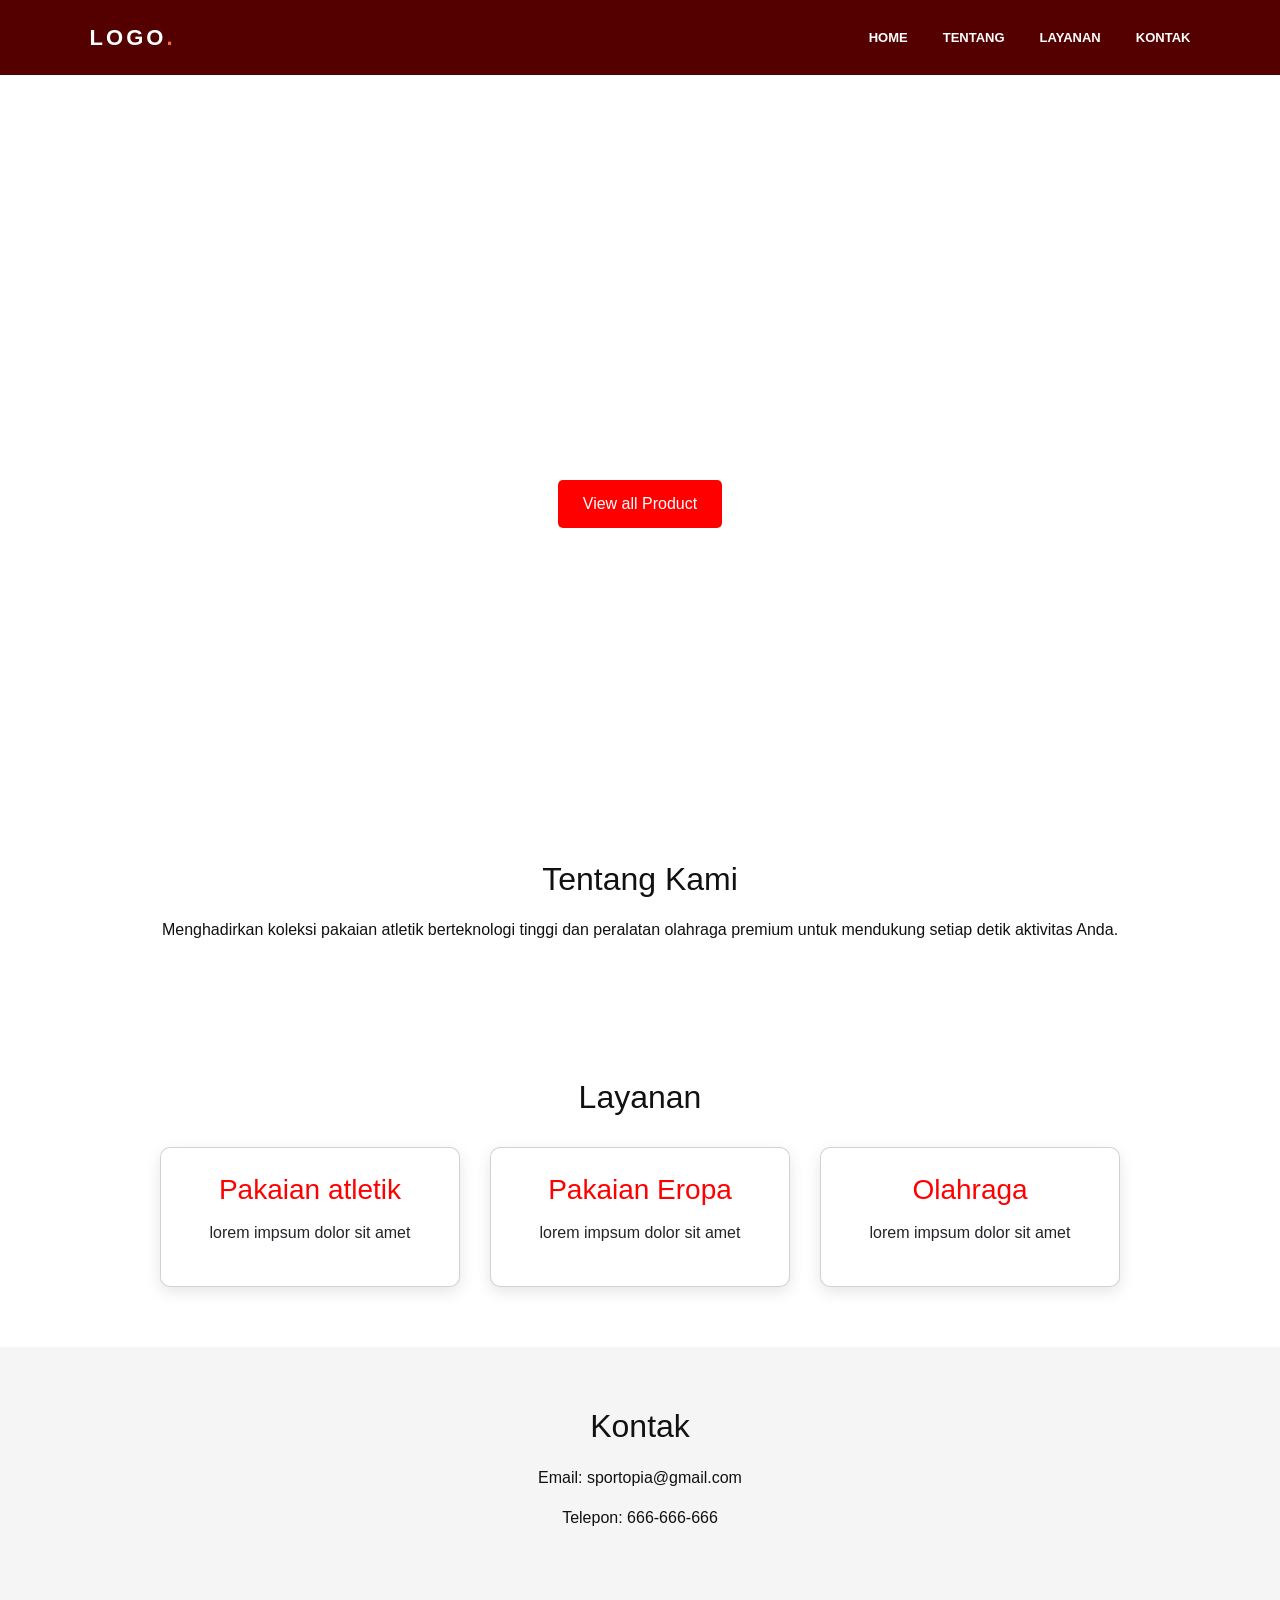
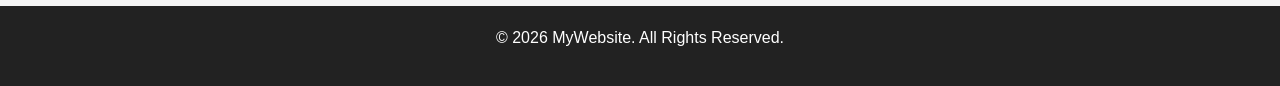
<file: index.html>
<!DOCTYPE html>
<html lang="id">
<head>
    <meta charset="UTF-8">
    <meta name="viewport" content="width=device-width, initial-scale=1.0">
     <link href="https://cdn.jsdelivr.net/npm/bootstrap@5.3.3/dist/css/bootstrap.min.css" rel="stylesheet">
    <script src="https://cdn.jsdelivr.net/npm/bootstrap@5.3.3/dist/js/bootstrap.bundle.min.js"></script>

    <title>The Shop</title>

    <link rel="stylesheet" href="stlye.css" 
    href="{{ url_for('reference', filename='style.css') }}"> <!--penting-->
</head>

<body>
    <!-- Navbar -->

    <header class="navbar">
        <div class="logo">LOGO<span>.</span></div>

        <nav>
            <a href="#">Home</a>
            <a href="#about">Tentang</a>
            <a href="#service">Layanan</a>
            <a href="#contact">Kontak</a>
        </nav>
    </header>


    <!-- Hero Section -->
    <section class="hero">

        <div class="hero-content">

            <h1>
                Pakaian Modern untuk Aktivitas Premium
            </h1>

            <p>
                Pakaian atletik dengan teknologi tinggi dan peralatan olahraga premium
                jelajahi sekarang
            </p>

            <button onclick="window.location.href='another_index1.html'">
                View all Product
            </button>

        </div>

    </section>


    <!-- About -->
    <section id="about" class="about">

        <h2>Tentang Kami</h2>

        <p>
            Menghadirkan koleksi pakaian atletik berteknologi
             tinggi dan peralatan olahraga premium untuk mendukung
              setiap detik aktivitas Anda.
        </p>

    </section>


    <!-- Service -->
    <section id="service" class="service">

        <h2>Layanan</h2>

        <div class="card-container">

            <div class="card">
                <h3>Pakaian atletik</h3>
                <p>
                    lorem impsum dolor sit amet
                </p>
            </div>


            <div class="card">
                <h3>Pakaian Eropa</h3>
                <p>
                    lorem impsum dolor sit amet
                </p>
            </div>


            <div class="card">
                <h3>Olahraga</h3>
                <p>
                    lorem impsum dolor sit amet
                </p>
            </div>

        </div>

    </section>


    <!-- Contact -->
    <section id="contact" class="contact">

        <h2>Kontak</h2>

        <p>
            Email: sportopia@gmail.com
        </p>

        <p>
            Telepon: 666-666-666
        </p>

    </section>


    <!-- Footer -->
    <footer>

        <p>
            © 2026 MyWebsite. All Rights Reserved.
        </p>

    </footer>

<script src="script.js"></script>
</body>
</html>
</file>
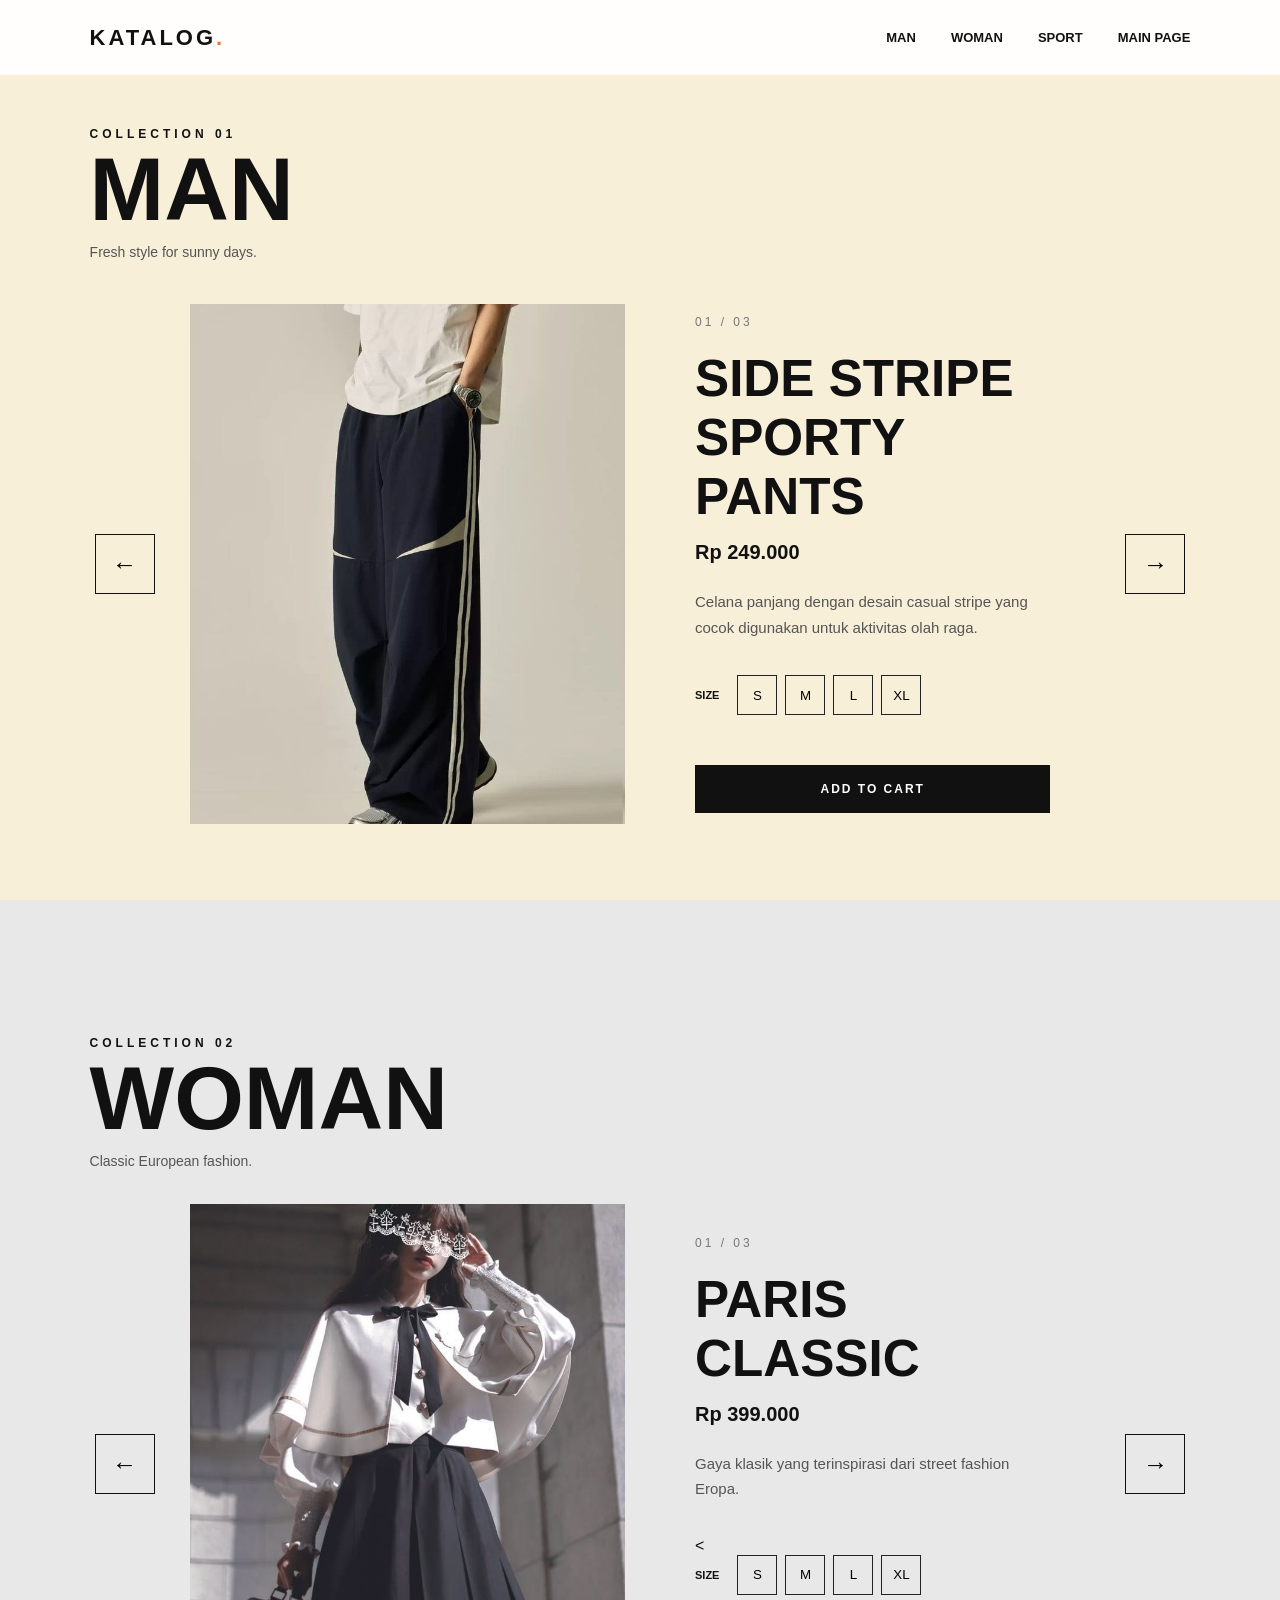
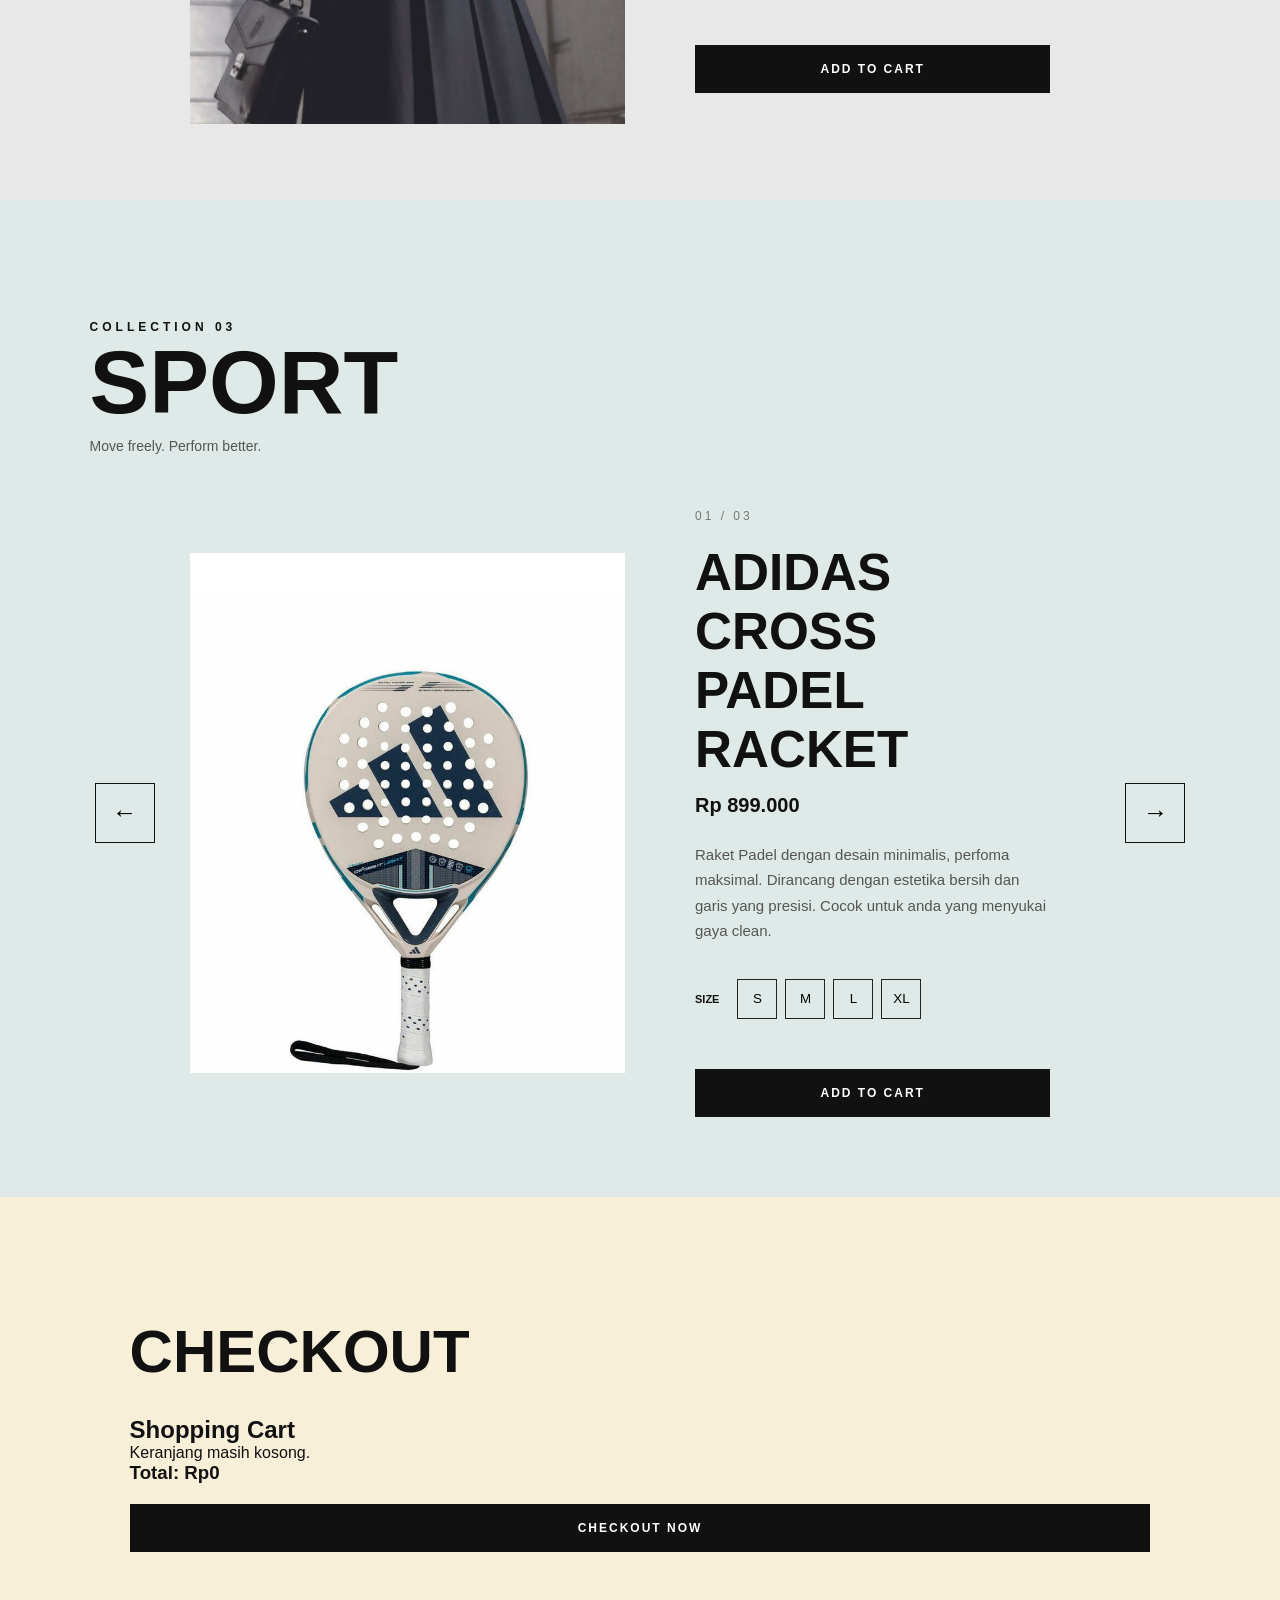
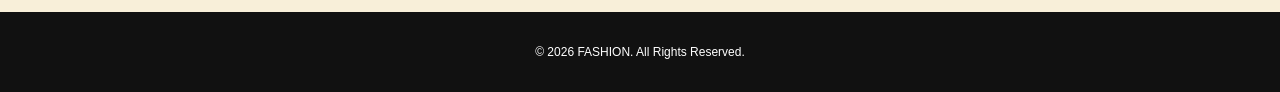
<file: another_index1.html>
<!DOCTYPE html>
<html lang="id">
<head>
    <meta charset="UTF-8">
    <meta name="viewport" content="width=device-width, initial-scale=1.0">

    <title>Fashion Catalog</title>

    <link rel="stylesheet" href="styes2.css">
    <link rel="stylesheet" href="styles3.css">
</head>

<body>

    <!-- NAVBAR -->
    <header class="navbar">
        <div class="logo">KATALOG<span>.</span></div>

        <nav>
            <a href="#Gen">Man</a>
            <a href="#europe">Woman</a>
            <a href="#sport">Sport</a>
            <a href="index.html">Main Page</a>
        </nav>
    </header>


    <!-- SUNNY -->
    <section class="catalog-section sunny" id="sunny">

        <div class="section-title">
            <p>COLLECTION 01</p>
            <h1>Man</h1>
            <span>Fresh style for sunny days.</span>
        </div>

        <div class="catalog">

            <button class="nav-btn prev" onclick="changeProduct('sunny', -1)">
            ←
            </button>

            <div class="product-image">
                <img id="sunny-image" src="" alt="Sunny product">
            </div>

            <div class="product-info">

                <p class="product-number" id="sunny-number"></p>

                <h2 id="sunny-name"></h2>

                <p class="price" id="sunny-price"></p>

                <p class="description" id="sunny-description"></p>

                <div class="sizes">
                    <span>SIZE</span>
                         <button type="button" onclick="selectSize(this)">S</button>
                         <button type="button" onclick="selectSize(this)">M</button>
                         <button type="button" onclick="selectSize(this)">L</button>
                         <button type="button" onclick="selectSize(this)">XL</button>
                </div>

                <button class="buy-btn" onclick="addToCart('sunny')">ADD TO CART</button>

            </div>

            <button class="nav-btn next" onclick="changeProduct('sunny', 1)">
                →
            </button>

        </div>

    </section>


    <!-- EUROPE -->
    <section class="catalog-section europe" id="europe">

        <div class="section-title">
            <p>COLLECTION 02</p>
            <h1>Woman</h1>
            <span>Classic European fashion.</span>
        </div>
        
        <div class="catalog">

            <button class="nav-btn prev" onclick="changeProduct('europe', -1)">
                ←
            </button>

            <div class="product-image">
                <img id="europe-image" src="" alt="Europe product">
            </div>

            <div class="product-info">

                <p class="product-number" id="europe-number"></p>

                <h2 id="europe-name"></h2>

                <p class="price" id="europe-price"></p>

                <p class="description" id="europe-description"></p>

                <<div class="sizes">
                    <span>SIZE</span>
                         <button type="button" onclick="selectSize(this)">S</button>
                         <button type="button" onclick="selectSize(this)">M</button>
                         <button type="button" onclick="selectSize(this)">L</button>
                         <button type="button" onclick="selectSize(this)">XL</button>
                </div>

                <button class="buy-btn" onclick="addToCart('europe')">ADD TO CART</button>

            </div>

            <button class="nav-btn next" onclick="changeProduct('europe', 1)">
                →
            </button>

        </div>

    </section>


    <!-- SPORT -->
    <section class="catalog-section sport" id="sport">

        <div class="section-title">
            <p>COLLECTION 03</p>
            <h1>sport</h1>
            <span>Move freely. Perform better.</span>
        </div>

        <div class="catalog">

            <button class="nav-btn prev" onclick="changeProduct('sport', -1)">
                ←
            </button>

            <div class="product-image">
                <img id="sport-image" src="" alt="Sport product">
            </div>

            <div class="product-info">

                <p class="product-number" id="sport-number"></p>

                <h2 id="sport-name"></h2>

                <p class="price" id="sport-price"></p>

                <p class="description" id="sport-description"></p>

                <div class="sizes">
                    <span>SIZE</span>
                         <button type="button" onclick="selectSize(this)">S</button>
                         <button type="button" onclick="selectSize(this)">M</button>
                         <button type="button" onclick="selectSize(this)">L</button>
                         <button type="button" onclick="selectSize(this)">XL</button>
                </div>

                <button class="buy-btn" onclick="addToCart('sport')">ADD TO CART</button>

            </div>

            <button class="nav-btn next" onclick="changeProduct('sport', 1)">
                →
            </button>

        </div>

    </section>

    

<!--bagian checkout-->

    <!-- NAVBAR -->

    <main class="checkout-container">
        <div class="checkout-header">
            <h1>Checkout</h1>
        </div>
        <section class="shopping-cart" id="shopping-cart">
    <h2>Shopping Cart</h2>

    <div id="cart-items">
        <p>Keranjang masih kosong.</p>
    </div>

    <h3>Total: <span id="cart-total">Rp0</span></h3>

    <button class="buy-btn" onclick="checkoutCart()">
        CHECKOUT NOW
    </button>

    </main>

    <footer>
        <p>© 2026 FASHION. All Rights Reserved.</p>
    </footer>

    <script src="script2.js"></script>
    

</body>
</html>
</file>
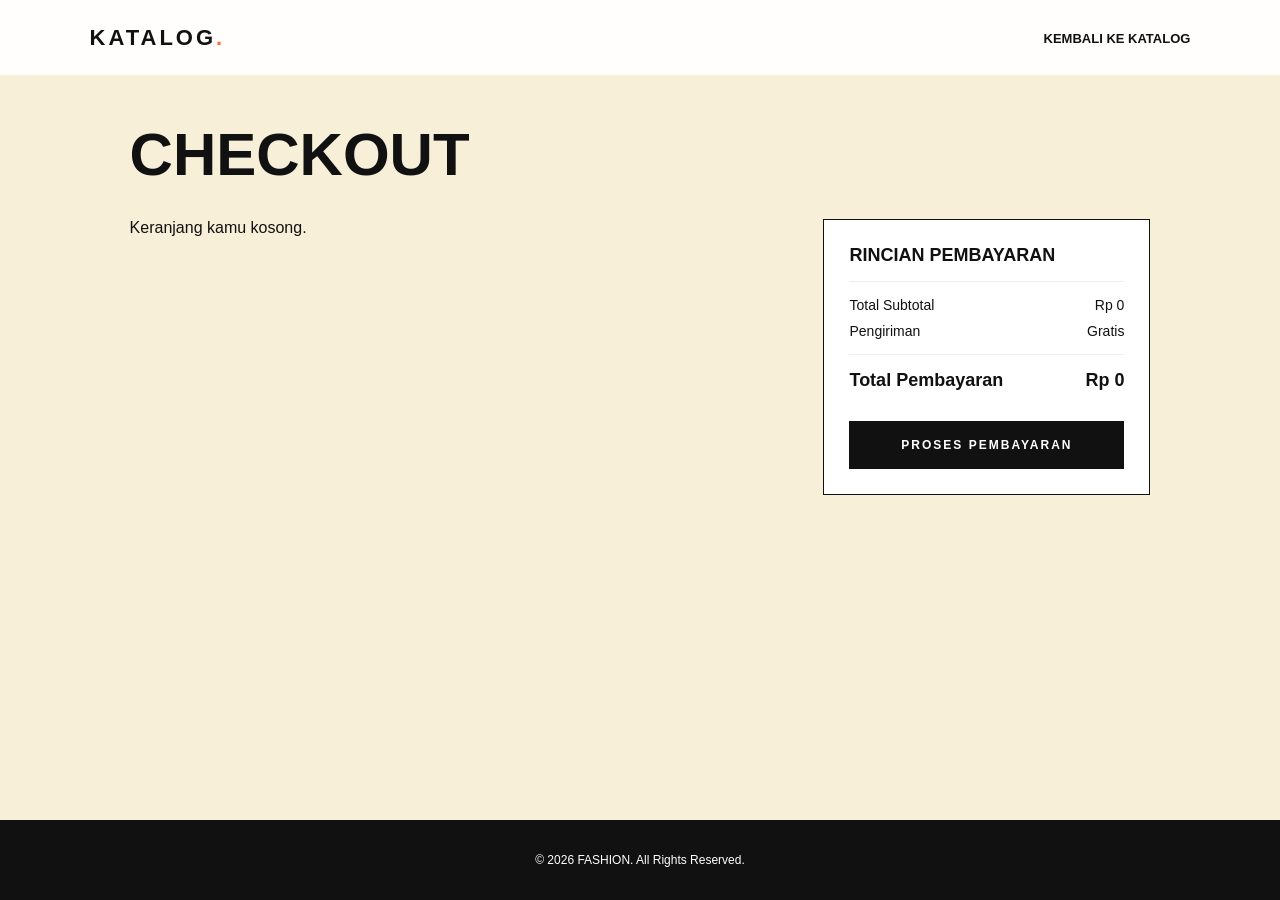
<file: checkout.html>
<!DOCTYPE html>
<html lang="id">
<head>
    <meta charset="UTF-8">
    <meta name="viewport" content="width=device-width, initial-scale=1.0">
    <title>Checkout - KATALOG</title>
    <link rel="stylesheet" href="styles3.css">
</head>
<body>

    <!-- NAVBAR -->
    <header class="navbar">
        <div class="logo">KATALOG<span>.</span></div>
        <nav>
            <a href="another_index1.html">Kembali ke Katalog</a>
        </nav>
    </header>

    <main class="checkout-container">
        <div class="checkout-header">
            <h1>Checkout</h1>
        </div>

        <div class="checkout-content">
            <!-- DAFTAR ITEM KERANJANG -->
            <div id="cart-list" class="cart-list">
                <!-- Item di-generate lewat JS -->
            </div>

            <!-- RINGKASAN TOTAL -->
            <div class="summary-box">
                <h2>Rincian Pembayaran</h2>
                <hr>
                <div class="summary-row">
                    <span>Total Subtotal</span>
                    <span id="subtotal-price">Rp 0</span>
                </div>
                <div class="summary-row">
                    <span>Pengiriman</span>
                    <span>Gratis</span>
                </div>
                <hr>
                <div class="summary-row total">
                    <span>Total Pembayaran</span>
                    <span id="total-price">Rp 0</span>
                </div>

                <button class="buy-btn checkout-btn" onclick="processPayment()">PROSES PEMBAYARAN</button>
            </div>
        </div>
    </main>

    <footer>
        <p>© 2026 FASHION. All Rights Reserved.</p>
    </footer>

    <script>
        function renderCheckout() {
            const cartListContainer = document.getElementById('cart-list');
            const subtotalElement = document.getElementById('subtotal-price');
            const totalElement = document.getElementById('total-price');

            let cart = JSON.parse(localStorage.getItem('cartItems')) || [];

            if (cart.length === 0) {
                cartListContainer.innerHTML = '<p class="empty-cart">Keranjang kamu kosong.</p>';
                subtotalElement.textContent = 'Rp 0';
                totalElement.textContent = 'Rp 0';
                return;
            }

            cartListContainer.innerHTML = '';
            let totalAmount = 0;

            cart.forEach((item, index) => {
                // Parse harga (mengubah "Rp 249.000" menjadi angka 249000)
                let numericPrice = parseInt(item.price.replace(/[^0-9]/g, '')) || 0;
                totalAmount += numericPrice;

                const itemCard = document.createElement('div');
                itemCard.className = 'cart-item';
                itemCard.innerHTML = `
                    <img src="${item.image}" alt="${item.name}">
                    <div class="item-details">
                        <h3>${item.name}</h3>
                        <p class="size">Size: ${item.size}</p>
                        <p class="price">${item.price}</p>
                    </div>
                    <button class="remove-btn" onclick="removeItem(${index})">Hapus</button>
                `;
                cartListContainer.appendChild(itemCard);
            });

            const formattedTotal = 'Rp ' + totalAmount.toLocaleString('id-ID');
            subtotalElement.textContent = formattedTotal;
            totalElement.textContent = formattedTotal;
        }

        function removeItem(index) {
            let cart = JSON.parse(localStorage.getItem('cartItems')) || [];
            cart.splice(index, 1);
            localStorage.setItem('cartItems', JSON.stringify(cart));
            renderCheckout();
        }

        function processPayment() {
            alert('Terima kasih! Pesanan Anda berhasil diproses.');
            localStorage.removeItem('cartItems');
            window.location.href = 'another_index1.html';
        }

        window.onload = renderCheckout;
    </script>
</body>
</html>
</file>
<file: styes2.css>
/* =========================
   RESET
========================= */

* {
    margin: 0;
    padding: 0;
    box-sizing: border-box;
}

html {
    scroll-behavior: smooth;
}

body {
    font-family: Arial, Helvetica, sans-serif;
    color: #111;
}


/* =========================
   NAVBAR
========================= */

.navbar {
    position: fixed;
    top: 0;
    left: 0;

    width: 100%;
    height: 75px;

    display: flex;
    align-items: center;
    justify-content: space-between;

    padding: 0 7%;

    background: rgba(255, 255, 255, 0.9);

    backdrop-filter: blur(10px);

    z-index: 1000;
}

.logo {
    font-size: 22px;
    font-weight: 900;
    letter-spacing: 3px;
}

.logo span {
    color: #ff6b35;
}

.navbar nav {
    display: flex;
    gap: 35px;
}

.navbar nav a {
    color: #111;
    text-decoration: none;

    font-size: 13px;
    font-weight: bold;

    text-transform: uppercase;

    transition: 0.3s;
}

.navbar nav a:hover {
    color: #ff6b35;
}


/* =========================
   SECTION
========================= */

.catalog-section {
    min-height: 100vh;

    padding: 120px 7% 60px;

    display: flex;
    flex-direction: column;
    justify-content: center;
}


/* Warna tiap kategori */

.sunny {
    background: #f8efd9;
}

.europe {
    background: #e8e8e8;
}

.sport {
    background: #dfe9e7;
}


/* =========================
   SECTION TITLE
========================= */

.section-title {
    margin-bottom: 35px;
}

.section-title p {
    font-size: 12px;
    letter-spacing: 4px;
    font-weight: bold;

    margin-bottom: 8px;
}

.section-title h1 {
    font-size: clamp(50px, 7vw, 100px);
    line-height: 0.9;

    text-transform: uppercase;
}

.section-title span {
    display: block;

    margin-top: 15px;

    font-size: 14px;
    color: #555;
}


/* =========================
   CATALOG
========================= */

.catalog {
    width: 100%;

    display: grid;

    grid-template-columns: 70px 1fr 1fr 70px;

    align-items: center;

    gap: 30px;
}


/* =========================
   PRODUCT IMAGE
========================= */

.product-image {
    height: 520px;

    overflow: hidden;

    background: #ddd;
}

.product-image img {
    width: 100%;
    height: 100%;

    object-fit: cover;

    display: block;

    transition: 0.5s;
}

.product-image img:hover {
    transform: scale(1.04);
}


/* =========================
   PRODUCT INFO
========================= */

.product-info {
    padding: 20px 40px;
}

.product-number {
    font-size: 12px;

    letter-spacing: 3px;

    color: #777;

    margin-bottom: 20px;
}

.product-info h2 {
    font-size: clamp(30px, 4vw, 55px);

    text-transform: uppercase;

    margin-bottom: 15px;
}

.price {
    font-size: 20px;

    font-weight: bold;

    margin-bottom: 25px;
}

.description {
    max-width: 430px;

    color: #555;

    line-height: 1.7;

    font-size: 15px;

    margin-bottom: 35px;
}


/* =========================
   SIZE
========================= */

.sizes {
    display: flex;

    align-items: center;

    gap: 8px;

    margin-bottom: 30px;
}

.sizes span {
    font-size: 11px;

    font-weight: bold;

    margin-right: 10px;
}

.sizes button {
    width: 40px;
    height: 40px;

    border: 1px solid #222;

    background: transparent;

    cursor: pointer;

    transition: 0.3s;
}

.sizes button:hover {
    background: #111;
    color: white;
}


/* =========================
   BUTTON
========================= */

.buy-btn {
    border: none;

    background: #111;
    color: white;

    padding: 17px 35px;

    font-size: 12px;

    font-weight: bold;

    letter-spacing: 2px;

    cursor: pointer;

    transition: 0.3s;
}

.buy-btn:hover {
    background: #ff6b35;

    transform: translateY(-2px);
}


/* =========================
   NEXT / BACK
========================= */

.nav-btn {
    width: 60px;
    height: 60px;

    border: 1px solid #111;

    background: transparent;

    font-size: 25px;

    cursor: pointer;

    transition: 0.3s;

    z-index: 2;
}

.nav-btn:hover {
    background: #111;
    color: white;
}

.prev {
    justify-self: center;
}

.next {
    justify-self: center;
}


/* =========================
   FOOTER
========================= */

footer {
    height: 100px;

    display: flex;
    align-items: center;
    justify-content: center;

    background: #111;

    color: white;

    font-size: 12px;
}


/* =========================
   RESPONSIVE
========================= */

@media (max-width: 900px) {

    .navbar {
        padding: 0 5%;
    }

    .catalog-section {
        padding-left: 5%;
        padding-right: 5%;
    }

    .catalog {
        grid-template-columns: 50px 1fr 50px;

        gap: 10px;
    }

    .product-image {
        grid-column: 2;

        height: 400px;
    }

    .product-info {
        grid-column: 2;

        padding: 30px 0;
    }

    .prev {
        grid-column: 1;
        grid-row: 1;
    }

    .next {
        grid-column: 3;
        grid-row: 1;
    }

}


@media (max-width: 600px) {

    .navbar {
        height: 65px;
    }

    .navbar nav {
        gap: 12px;
    }

    .navbar nav a {
        font-size: 10px;
    }

    .logo {
        font-size: 17px;
    }

    .catalog-section {
        padding-top: 100px;
    }

    .section-title h1 {
        font-size: 55px;
    }

    .product-image {
        height: 350px;
    }

    .product-info h2 {
        font-size: 32px;
    }

    .description {
        font-size: 13px;
    }

    .nav-btn {
        width: 45px;
        height: 45px;

        font-size: 20px;
    }

}


.remove-btn {
    background-color: transparent;
    color: #111;
    border: 1px solid #111;
    padding: 6px 14px;
    font-size: 11px;
    font-weight: bold;
    letter-spacing: 1px;
    cursor: pointer;
    transition: all 0.3s ease;
}

.remove-btn:hover {
    background-color: #ff6b35; /* Sesuai warna aksen tema kamu */
    color: #fff;
    border-color: #ff6b35;
}
</file>
<file: styles3.css>
* {
    margin: 0;
    padding: 0;
    box-sizing: border-box;
}

body {
    font-family: Arial, Helvetica, sans-serif;
    color: #111;
    background: #f8efd9; /* Menyesuaikan tema warm katalog */
    min-height: 100vh;
    display: flex;
    flex-direction: column;
}

/* NAVBAR */
.navbar {
    position: fixed;
    top: 0;
    left: 0;
    width: 100%;
    height: 75px;
    display: flex;
    align-items: center;
    justify-content: space-between;
    padding: 0 7%;
    background: rgba(255, 255, 255, 0.9);
    backdrop-filter: blur(10px);
    z-index: 1000;
}

.logo {
    font-size: 22px;
    font-weight: 900;
    letter-spacing: 3px;
}

.logo span {
    color: #ff6b35;
}

.navbar nav a {
    color: #111;
    text-decoration: none;
    font-size: 13px;
    font-weight: bold;
    text-transform: uppercase;
    transition: 0.3s;
}

.navbar nav a:hover {
    color: #ff6b35;
}

/* CONTAINER */
.checkout-container {
    flex: 1;
    padding: 120px 7% 60px;
    max-width: 1200px;
    margin: 0 auto;
    width: 100%;
}

.checkout-header {
    margin-bottom: 30px;
}

.checkout-header p {
    font-size: 12px;
    letter-spacing: 4px;
    font-weight: bold;
}

.checkout-header h1 {
    font-size: clamp(35px, 5vw, 60px);
    text-transform: uppercase;
}

.checkout-content {
    display: grid;
    grid-template-columns: 2fr 1fr;
    gap: 40px;
}

/* ITEM KERANJANG */
.cart-list {
    display: flex;
    flex-direction: column;
    gap: 20px;
}

.cart-item {
    display: flex;
    align-items: center;
    gap: 20px;
    background: #fff;
    padding: 15px;
    border: 1px solid #111; /* Outline hitam sesuai tema */
}

.cart-item img {
    width: 90px;
    height: 110px;
    object-fit: cover;
    border: 1px solid #ddd;
}

.item-details {
    flex: 1;
}

.item-details h3 {
    font-size: 18px;
    text-transform: uppercase;
    margin-bottom: 5px;
}

.item-details .size {
    font-size: 13px;
    color: #666;
    margin-bottom: 10px;
}

.item-details .price {
    font-weight: bold;
    font-size: 16px;
}

.remove-btn {
    background: transparent;
    border: 1px solid #111;
    padding: 8px 15px;
    cursor: pointer;
    font-size: 12px;
    font-weight: bold;
    transition: 0.3s;
}

.remove-btn:hover {
    background: #ff6b35;
    color: white;
    border-color: #ff6b35;
}

/* SUMMARY BOX */
.summary-box {
    background: #fff;
    padding: 25px;
    border: 1px solid #111;
    height: fit-content;
}

.summary-box h2 {
    font-size: 18px;
    text-transform: uppercase;
    margin-bottom: 15px;
}

.summary-box hr {
    border: none;
    border-top: 1px solid #eee;
    margin: 15px 0;
}

.summary-row {
    display: flex;
    justify-content: space-between;
    margin-bottom: 10px;
    font-size: 14px;
}

.summary-row.total {
    font-size: 18px;
    font-weight: bold;
    margin-top: 15px;
}

.buy-btn {
    border: none;
    background: #111;
    color: white;
    padding: 17px 35px;
    font-size: 12px;
    font-weight: bold;
    letter-spacing: 2px;
    cursor: pointer;
    transition: 0.3s;
    width: 100%;
    margin-top: 20px;
}

.buy-btn:hover {
    background: #ff6b35;
}

footer {
    height: 80px;
    display: flex;
    align-items: center;
    justify-content: center;
    background: #111;
    color: white;
    font-size: 12px;
}

@media (max-width: 800px) {
    .checkout-content {
        grid-template-columns: 1fr;
    }
}
</file>
